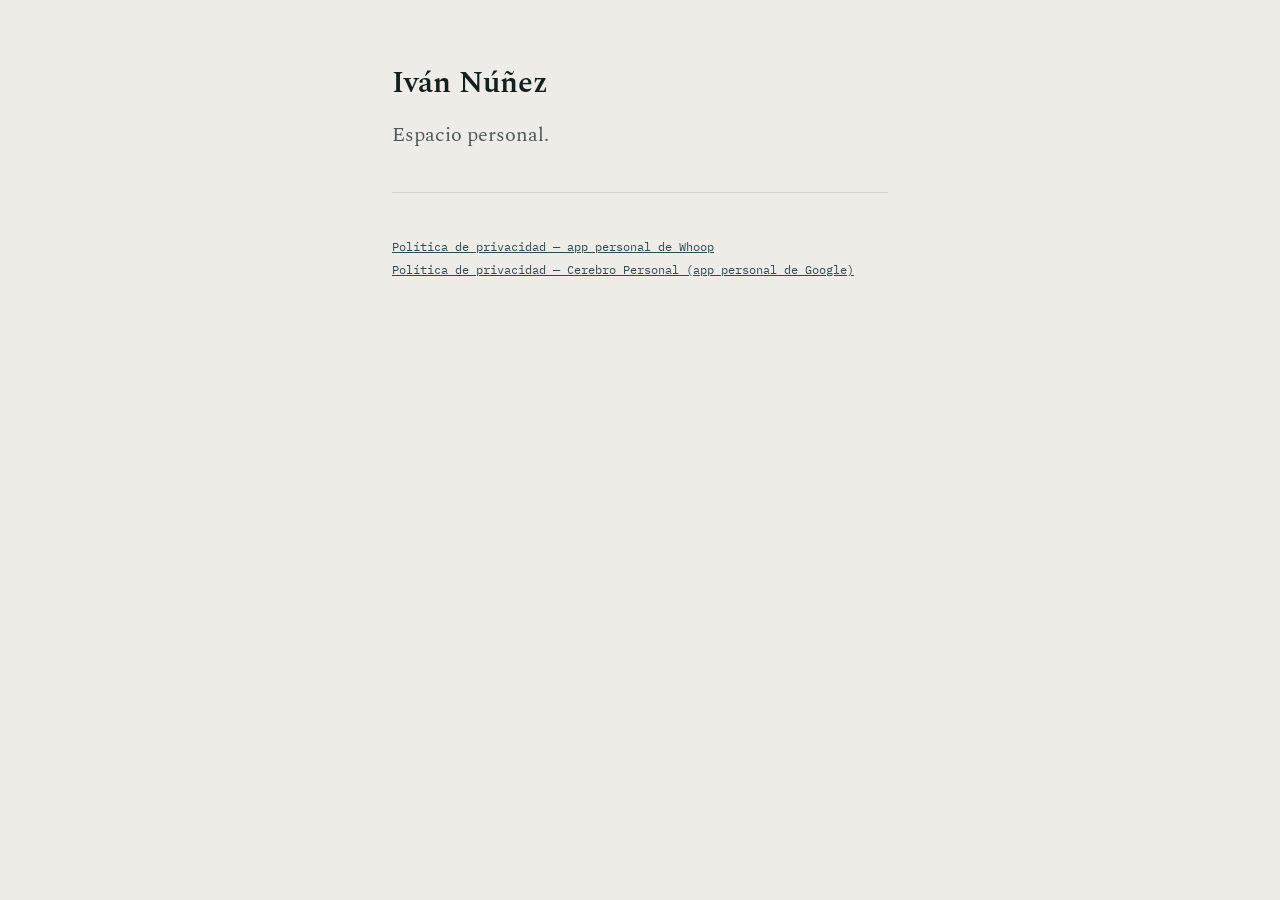
<file: index.html>
<!doctype html>
<html lang="es">
<head>
<meta charset="utf-8">
<meta name="viewport" content="width=device-width,initial-scale=1">
<title>Iván Núñez</title>
<link rel="preconnect" href="https://fonts.googleapis.com">
<link rel="preconnect" href="https://fonts.gstatic.com" crossorigin>
<link rel="stylesheet" href="https://fonts.googleapis.com/css2?family=IBM+Plex+Mono:wght@400;500&family=IBM+Plex+Sans:wght@400;500;600&family=Spectral:ital,wght@0,400;0,600;1,400&display=swap">
<link rel="stylesheet" href="base.css">
</head>
<body>
<main>
  <h1>Iván Núñez</h1>
  <p class="entrada">Espacio personal.</p>
  <hr>
  <p class="pie">
    <a href="./whoop-privacidad.html">Política de privacidad — app personal de Whoop</a><br>
    <a href="./cerebro-privacidad.html">Política de privacidad — Cerebro Personal (app personal de Google)</a>
  </p>
</main>
</body>
</html>
</file>
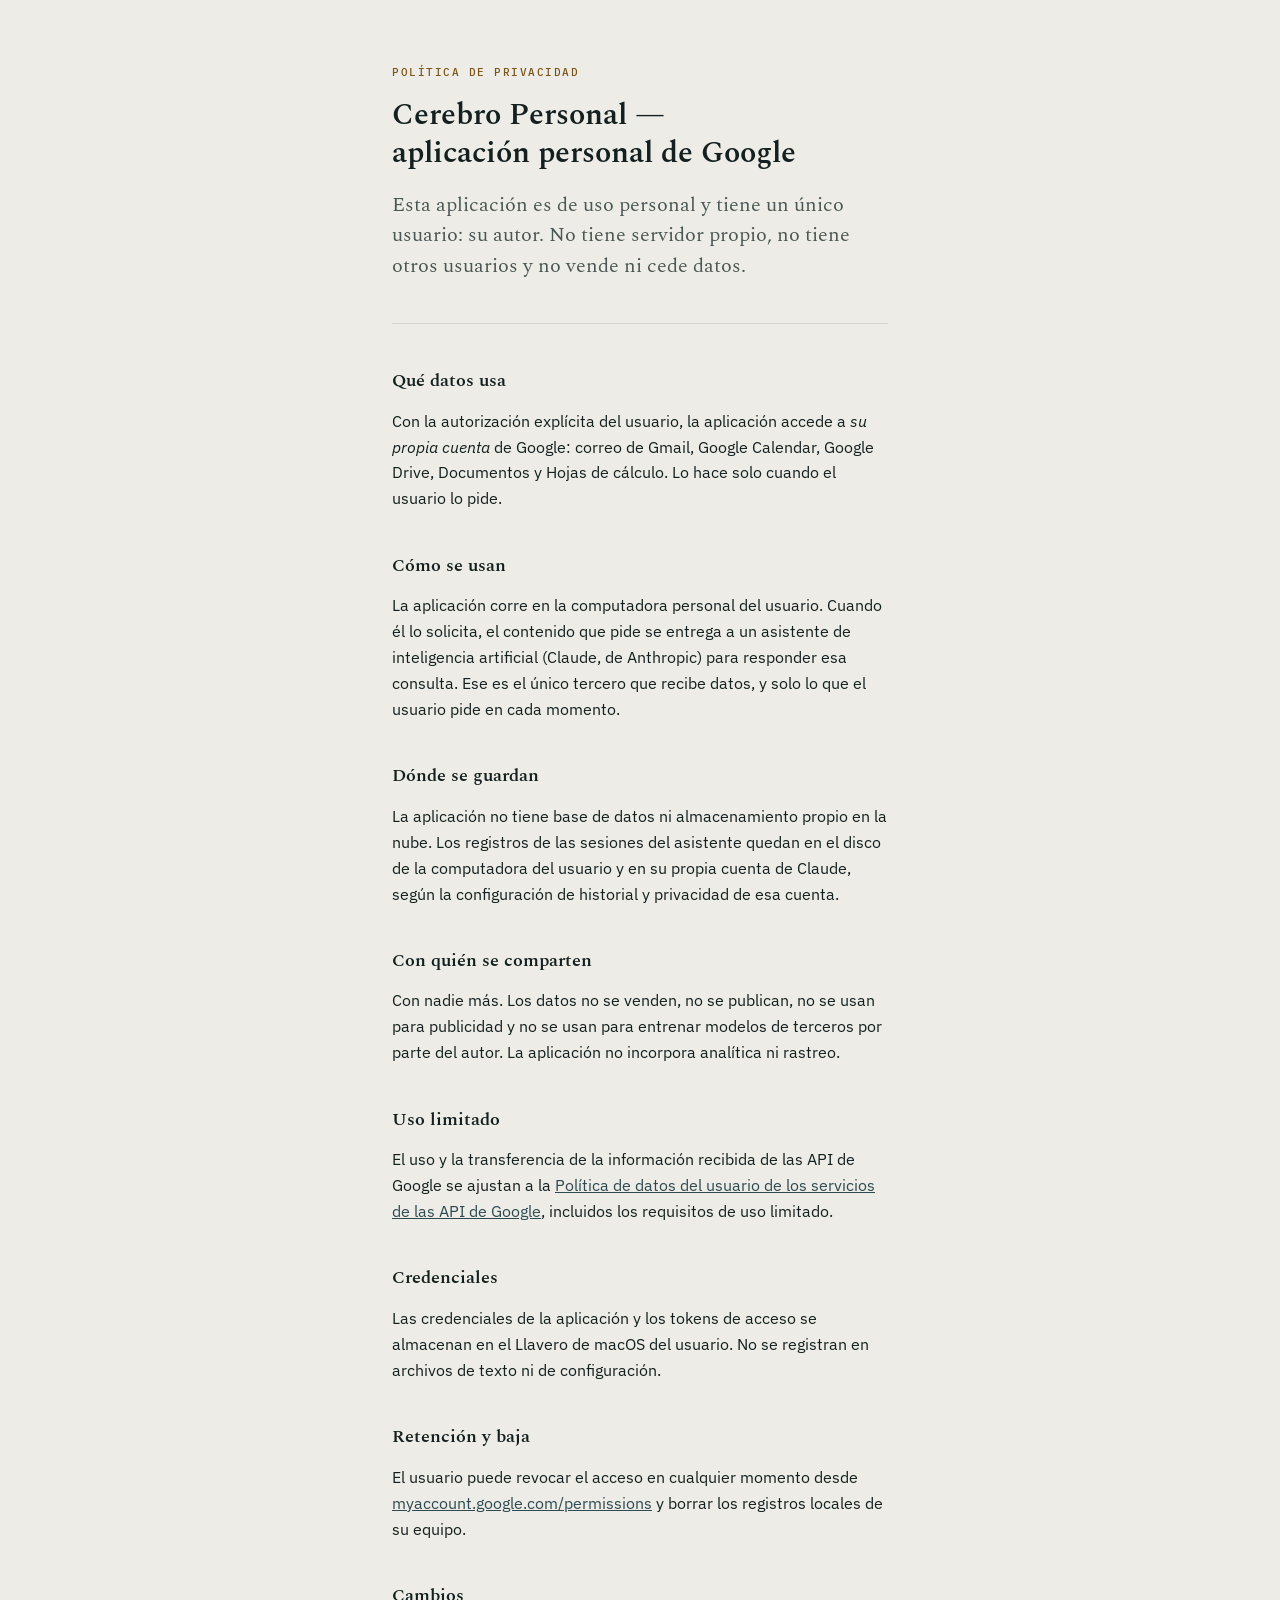
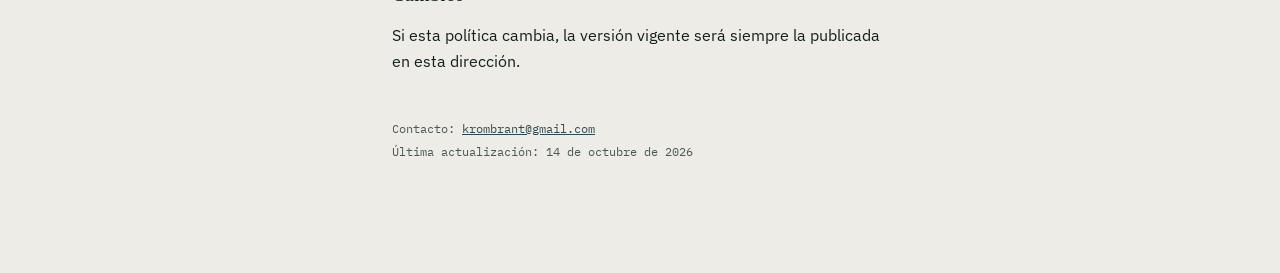
<file: cerebro-privacidad.html>
<!doctype html>
<html lang="es">
<head>
<meta charset="utf-8">
<meta name="viewport" content="width=device-width,initial-scale=1">
<title>Política de privacidad — Cerebro Personal (app personal de Google)</title>
<link rel="preconnect" href="https://fonts.googleapis.com">
<link rel="preconnect" href="https://fonts.gstatic.com" crossorigin>
<link rel="stylesheet" href="https://fonts.googleapis.com/css2?family=IBM+Plex+Mono:wght@400;500&family=IBM+Plex+Sans:wght@400;500;600&family=Spectral:ital,wght@0,400;0,600;1,400&display=swap">
<link rel="stylesheet" href="base.css">
</head>
<body>
<main>
  <p class="kicker">Política de privacidad</p>
  <h1>Cerebro Personal — aplicación personal de Google</h1>
  <p class="entrada">Esta aplicación es de uso personal y tiene un único usuario: su autor.
  No tiene servidor propio, no tiene otros usuarios y no vende ni cede datos.</p>

  <hr>

  <h2>Qué datos usa</h2>
  <p>Con la autorización explícita del usuario, la aplicación accede a <em>su propia
  cuenta</em> de Google: correo de Gmail, Google Calendar, Google Drive, Documentos y Hojas
  de cálculo. Lo hace solo cuando el usuario lo pide.</p>

  <h2>Cómo se usan</h2>
  <p>La aplicación corre en la computadora personal del usuario. Cuando él lo solicita, el
  contenido que pide se entrega a un asistente de inteligencia artificial (Claude, de
  Anthropic) para responder esa consulta. Ese es el único tercero que recibe datos, y solo
  lo que el usuario pide en cada momento.</p>

  <h2>Dónde se guardan</h2>
  <p>La aplicación no tiene base de datos ni almacenamiento propio en la nube. Los registros
  de las sesiones del asistente quedan en el disco de la computadora del usuario y en su
  propia cuenta de Claude, según la configuración de historial y privacidad de esa
  cuenta.</p>

  <h2>Con quién se comparten</h2>
  <p>Con nadie más. Los datos no se venden, no se publican, no se usan para publicidad y no
  se usan para entrenar modelos de terceros por parte del autor. La aplicación no incorpora
  analítica ni rastreo.</p>

  <h2>Uso limitado</h2>
  <p>El uso y la transferencia de la información recibida de las API de Google se ajustan a
  la <a href="https://developers.google.com/terms/api-services-user-data-policy">Política de
  datos del usuario de los servicios de las API de Google</a>, incluidos los requisitos de
  uso limitado.</p>

  <h2>Credenciales</h2>
  <p>Las credenciales de la aplicación y los tokens de acceso se almacenan en el Llavero de
  macOS del usuario. No se registran en archivos de texto ni de configuración.</p>

  <h2>Retención y baja</h2>
  <p>El usuario puede revocar el acceso en cualquier momento desde
  <a href="https://myaccount.google.com/permissions">myaccount.google.com/permissions</a>
  y borrar los registros locales de su equipo.</p>

  <h2>Cambios</h2>
  <p>Si esta política cambia, la versión vigente será siempre la publicada en esta dirección.</p>

  <p class="pie">
    Contacto: <a href="mailto:krombrant@gmail.com">krombrant@gmail.com</a><br>
    Última actualización: 14 de octubre de 2026
  </p>
</main>
</body>
</html>
</file>
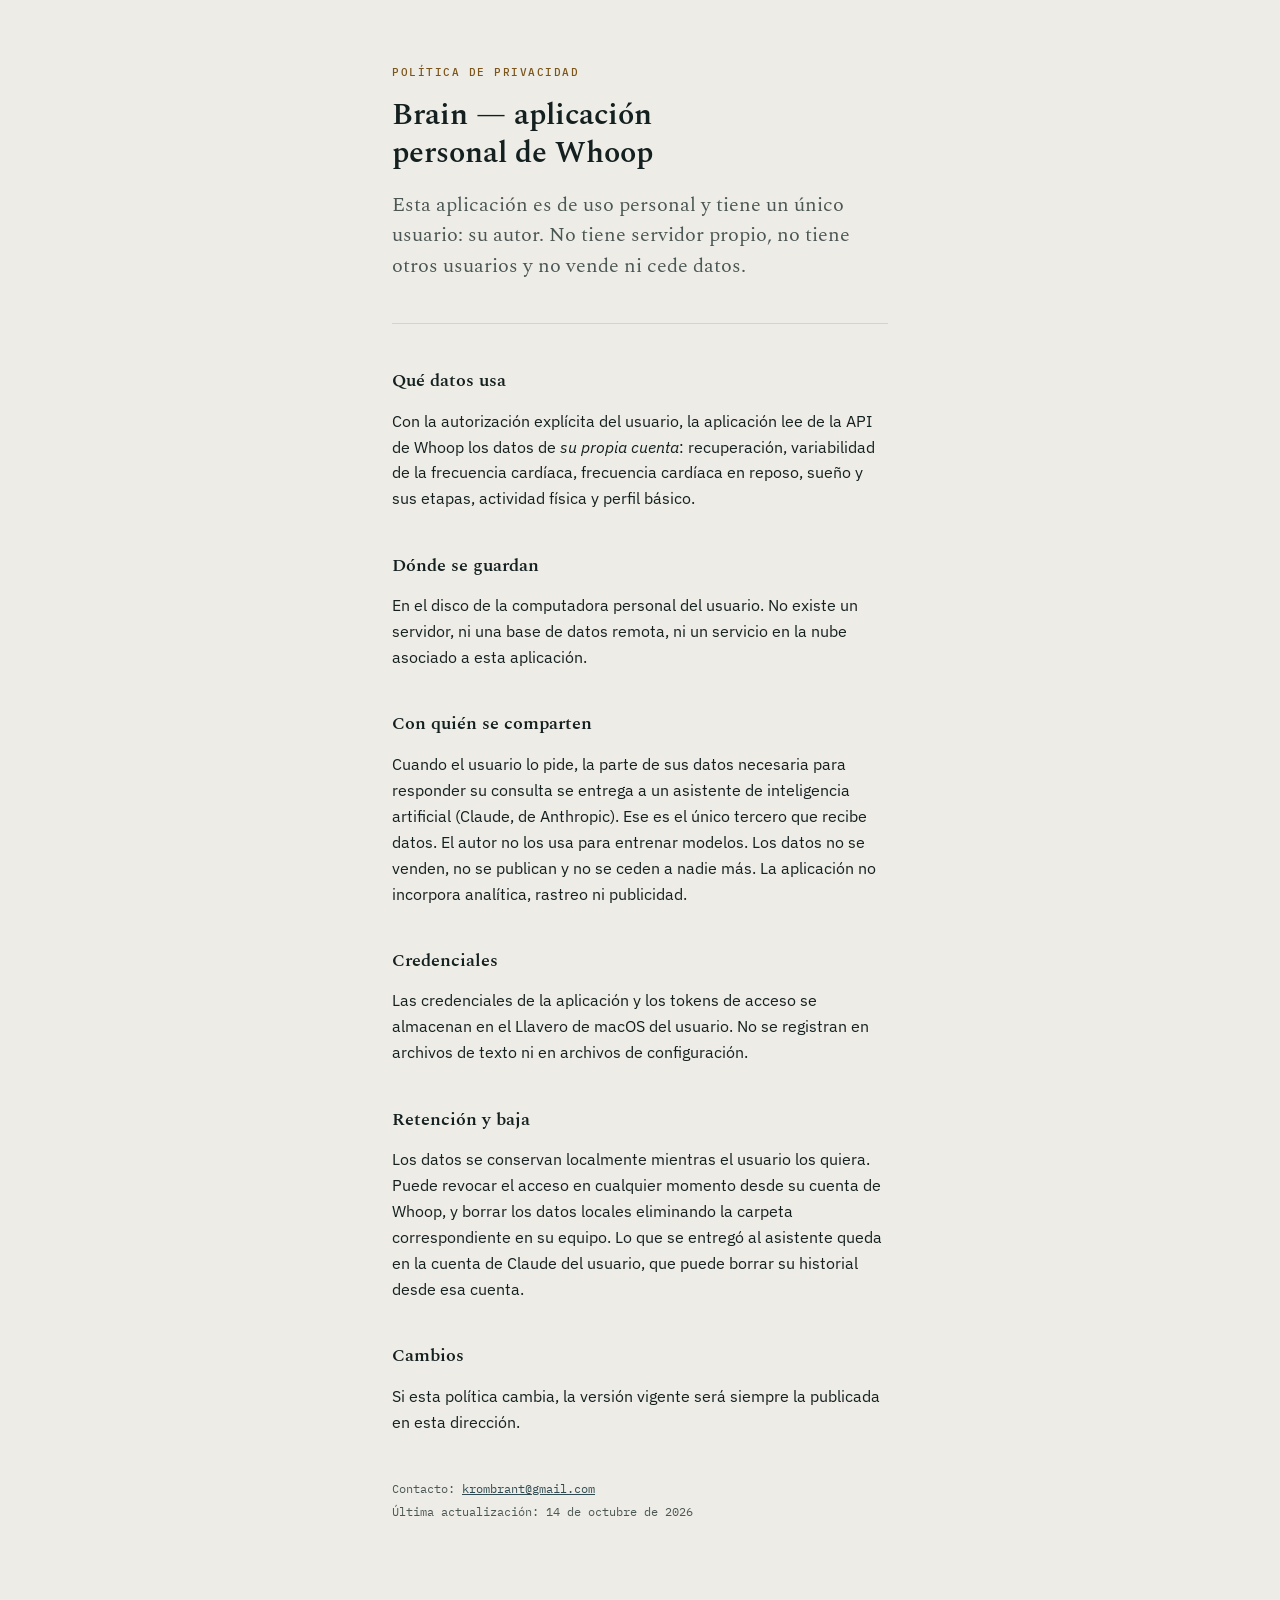
<file: whoop-privacidad.html>
<!doctype html>
<html lang="es">
<head>
<meta charset="utf-8">
<meta name="viewport" content="width=device-width,initial-scale=1">
<title>Política de privacidad — Brain (app personal de Whoop)</title>
<link rel="preconnect" href="https://fonts.googleapis.com">
<link rel="preconnect" href="https://fonts.gstatic.com" crossorigin>
<link rel="stylesheet" href="https://fonts.googleapis.com/css2?family=IBM+Plex+Mono:wght@400;500&family=IBM+Plex+Sans:wght@400;500;600&family=Spectral:ital,wght@0,400;0,600;1,400&display=swap">
<link rel="stylesheet" href="base.css">
</head>
<body>
<main>
  <p class="kicker">Política de privacidad</p>
  <h1>Brain — aplicación personal de Whoop</h1>
  <p class="entrada">Esta aplicación es de uso personal y tiene un único usuario: su autor.
  No tiene servidor propio, no tiene otros usuarios y no vende ni cede datos.</p>

  <hr>

  <h2>Qué datos usa</h2>
  <p>Con la autorización explícita del usuario, la aplicación lee de la API de Whoop los
  datos de <em>su propia cuenta</em>: recuperación, variabilidad de la frecuencia cardíaca,
  frecuencia cardíaca en reposo, sueño y sus etapas, actividad física y perfil básico.</p>

  <h2>Dónde se guardan</h2>
  <p>En el disco de la computadora personal del usuario. No existe un servidor, ni una base
  de datos remota, ni un servicio en la nube asociado a esta aplicación.</p>

  <h2>Con quién se comparten</h2>
  <p>Cuando el usuario lo pide, la parte de sus datos necesaria para responder su consulta
  se entrega a un asistente de inteligencia artificial (Claude, de Anthropic). Ese es el
  único tercero que recibe datos. El autor no los usa para entrenar modelos. Los datos no se
  venden, no se publican y no se ceden a nadie más. La aplicación no incorpora analítica, rastreo ni publicidad.</p>

  <h2>Credenciales</h2>
  <p>Las credenciales de la aplicación y los tokens de acceso se almacenan en el Llavero de
  macOS del usuario. No se registran en archivos de texto ni en archivos de configuración.</p>

  <h2>Retención y baja</h2>
  <p>Los datos se conservan localmente mientras el usuario los quiera. Puede revocar el
  acceso en cualquier momento desde su cuenta de Whoop, y borrar los datos locales
  eliminando la carpeta correspondiente en su equipo. Lo que se entregó al asistente queda
  en la cuenta de Claude del usuario, que puede borrar su historial desde esa cuenta.</p>

  <h2>Cambios</h2>
  <p>Si esta política cambia, la versión vigente será siempre la publicada en esta dirección.</p>

  <p class="pie">
    Contacto: <a href="mailto:krombrant@gmail.com">krombrant@gmail.com</a><br>
    Última actualización: 14 de octubre de 2026
  </p>
</main>
</body>
</html>
</file>
<file: base.css>
:root{
  --papel:#EDECE7; --superficie:#F6F5F1; --ink:#14201F; --ink-soft:#4B5754;
  --regla:#D5D3CB; --laton-txt:#7C551A; --pizarra-txt:#2E4A50;
  --serif:"Spectral",Georgia,"Times New Roman",serif;
  --sans:"IBM Plex Sans","Helvetica Neue",-apple-system,Arial,sans-serif;
  --mono:"IBM Plex Mono",ui-monospace,"SFMono-Regular",Consolas,monospace;
  --medida:34rem;
}
@media (prefers-color-scheme:dark){
  :root{
    --papel:#0F1514; --superficie:#171F1E; --ink:#E9E7E0; --ink-soft:#A4ACA9;
    --regla:#28322F; --laton-txt:#D9A85F; --pizarra-txt:#84AEB6;
  }
}
*{box-sizing:border-box}
body{margin:0; background:var(--papel); color:var(--ink);
     font-family:var(--sans); font-size:1rem; line-height:1.62;
     -webkit-font-smoothing:antialiased}
main{max-width:var(--medida); margin:0 auto; padding:4rem 1.5rem 6rem}
h1,h2{font-family:var(--serif); font-weight:600; text-wrap:balance; margin:0}
h1{font-size:1.9rem; line-height:1.25}
h2{font-size:1.12rem; margin:2.4rem 0 .5rem}
p{margin:.85rem 0}
a{color:var(--pizarra-txt)}
.kicker{font-family:var(--mono); font-size:.68rem; font-weight:500;
        letter-spacing:.14em; text-transform:uppercase; color:var(--laton-txt);
        margin:0 0 .9rem}
.entrada{font-family:var(--serif); font-size:1.24rem; line-height:1.55;
         color:var(--ink-soft); margin:1.1rem 0 0}
hr{border:0; border-top:1px solid var(--regla); margin:2.6rem 0}
.pie{font-family:var(--mono); font-size:.76rem; line-height:1.9;
     color:var(--ink-soft); margin-top:2.6rem}
</file>
